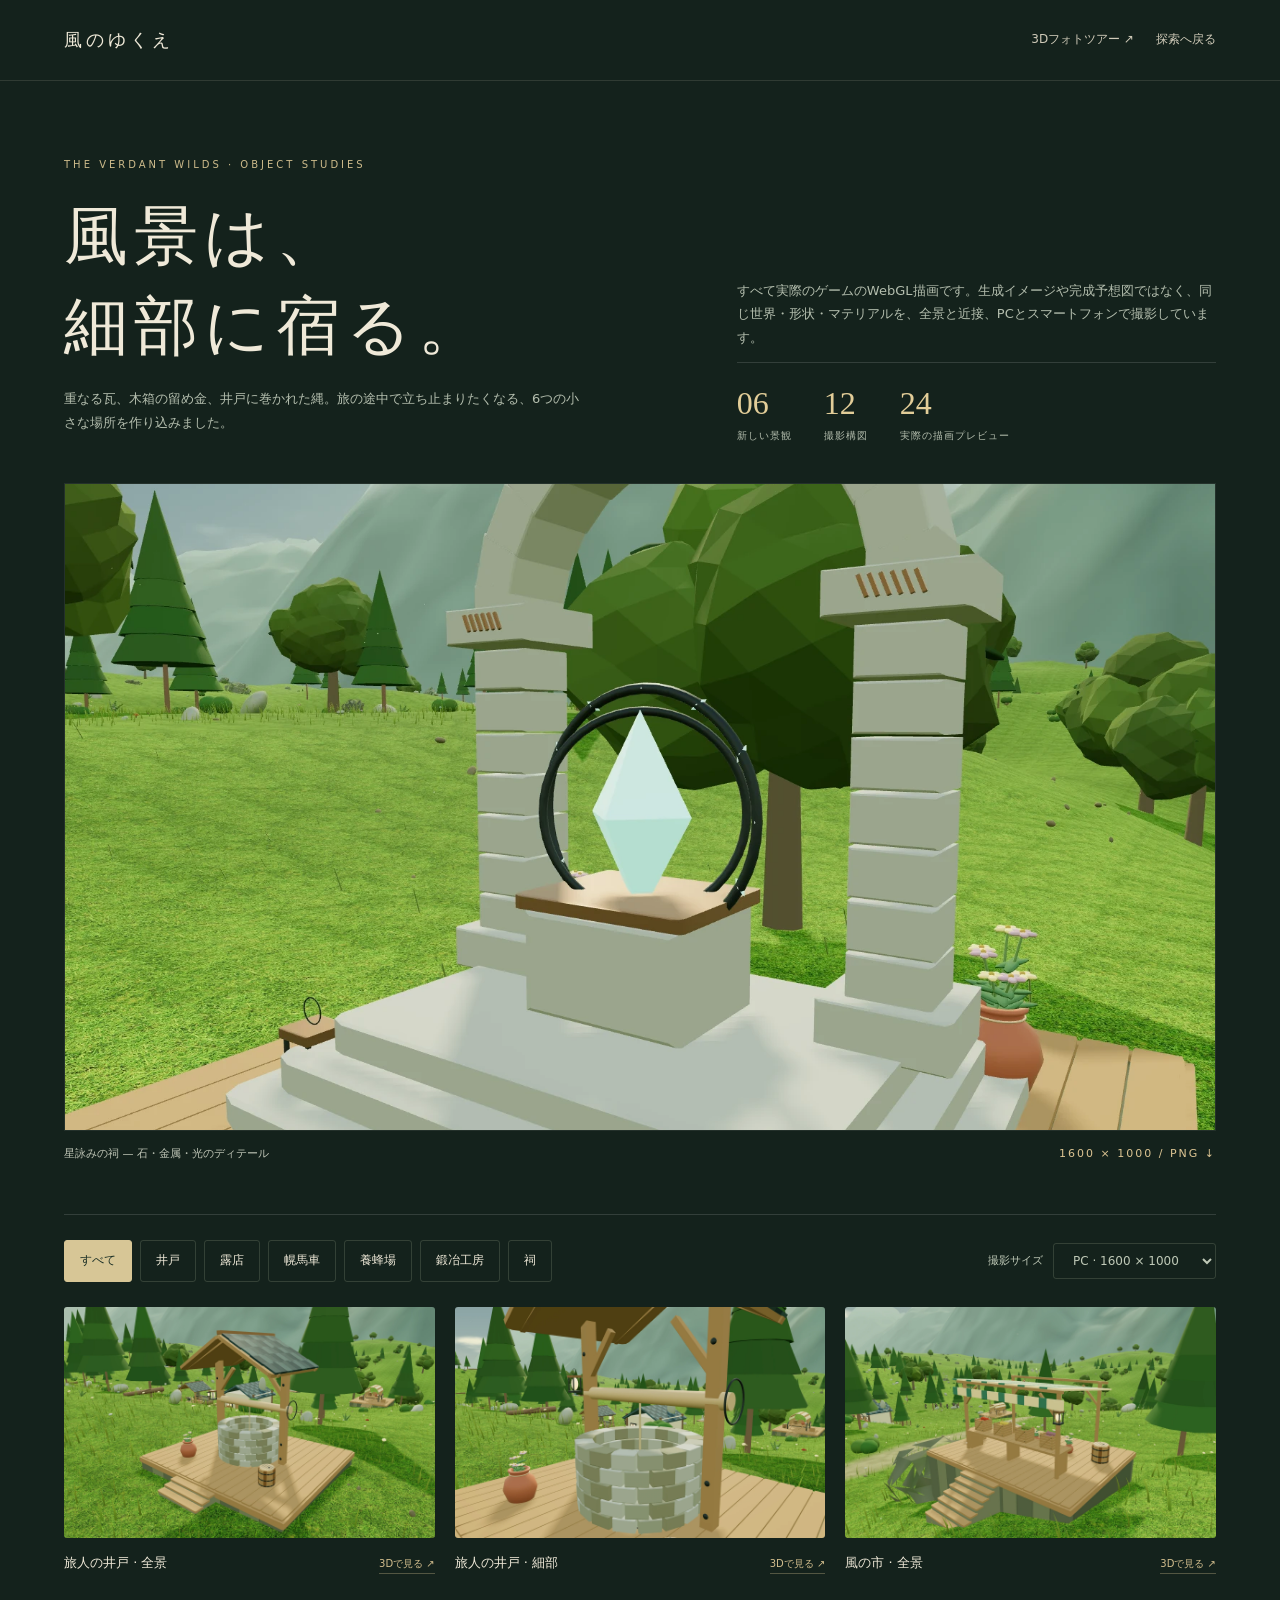
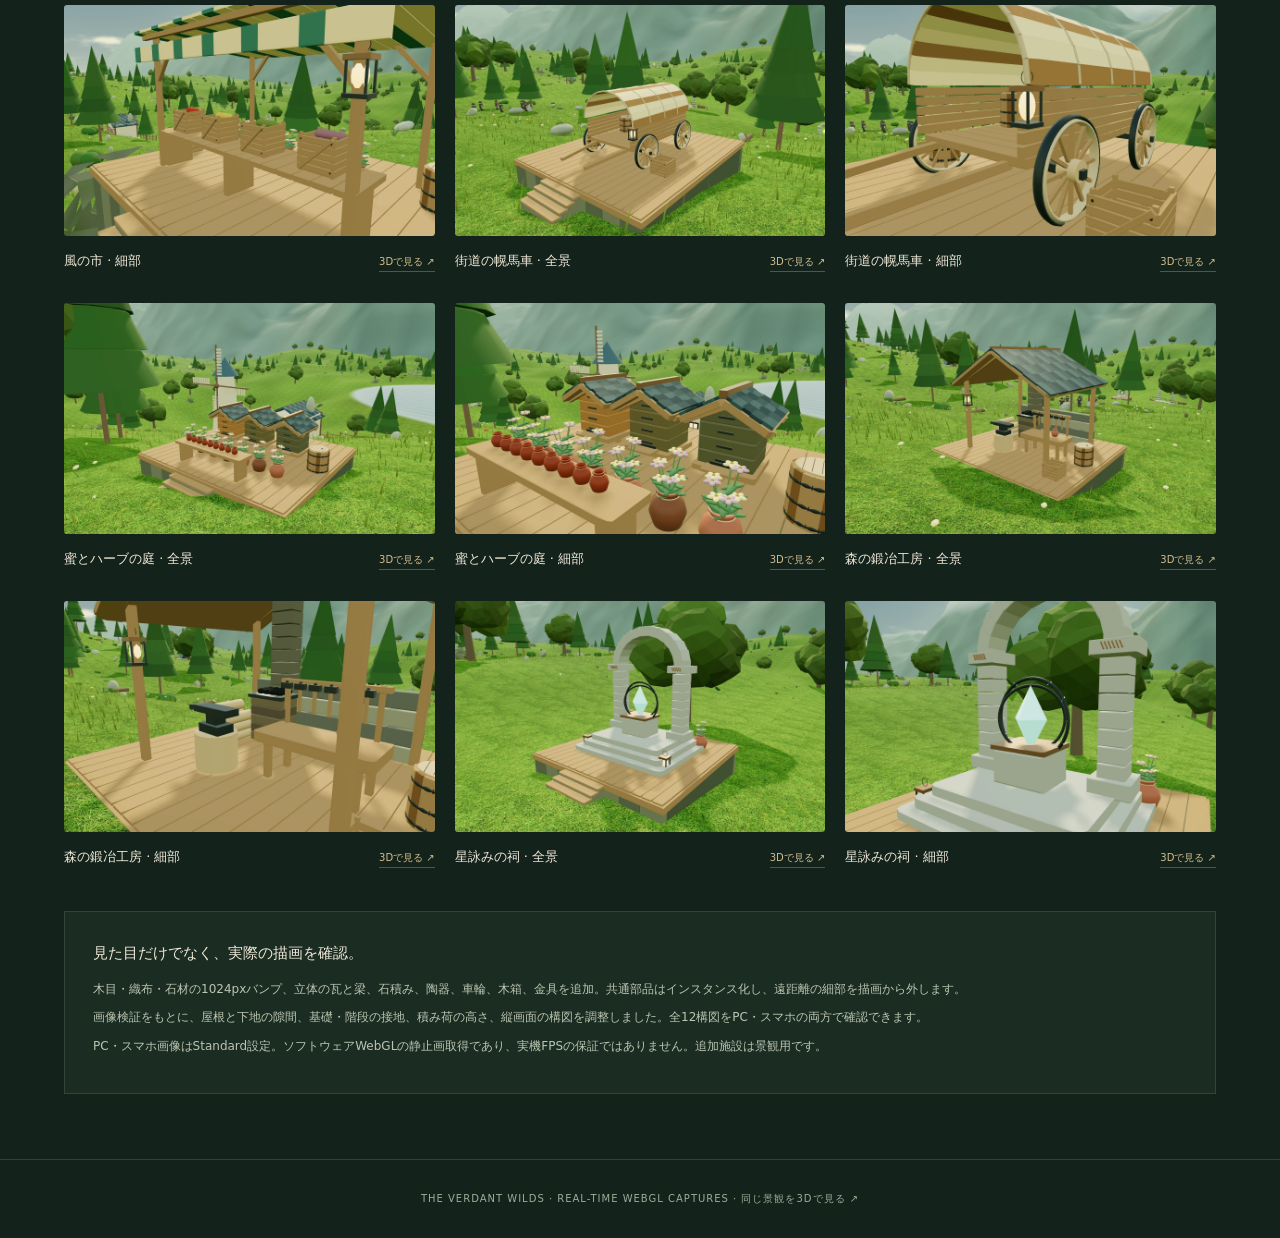
<file: previews/index.html>
<!doctype html>
<html lang="ja"><head><meta charset="utf-8"><meta name="viewport" content="width=device-width,initial-scale=1"><meta name="theme-color" content="#14221c"><title>風景の細部 — 風のゆくえ / 実描画ギャラリー</title>
<style>
*{box-sizing:border-box}body{margin:0;background:#14221c;color:#efe9d8;font:14px/1.8 system-ui,-apple-system,sans-serif}a{color:inherit;text-decoration:none}button,select{font:inherit;color:inherit}button,a,select{-webkit-tap-highlight-color:transparent}button:focus-visible,a:focus-visible,select:focus-visible{outline:2px solid #dac48c;outline-offset:5px}header{max-width:1440px;margin:auto;padding:28px 5%;display:flex;align-items:center;justify-content:space-between;border-bottom:1px solid #ece6ca20}header>a{font:18px Georgia,serif;letter-spacing:4px}nav{display:flex;gap:22px;font-size:12px;color:#d0cbb9}.intro{max-width:1440px;margin:auto;padding:70px 5% 36px;display:grid;grid-template-columns:1.3fr 1fr;gap:50px;align-items:end}.eyebrow{font-size:10px;letter-spacing:3px;color:#cdbb8b}.intro h1{font:clamp(35px,5vw,64px)/1.4 Georgia,'Noto Serif JP',serif;letter-spacing:6px;font-weight:400;margin:16px 0}.intro p{color:#b4beae;font-size:13px;max-width:520px}.metrics{display:flex;gap:32px;border-top:1px solid #fff2;padding-top:22px}.metrics strong{font:32px Georgia,serif;color:#e2cd98;display:block}.metrics span{font-size:10px;color:#b4beae;letter-spacing:1px}.hero{max-width:1440px;margin:0 auto 50px;padding:0 5%;position:relative}.hero img{width:100%;aspect-ratio:16/9;object-fit:cover;display:block;border:1px solid #fff1}.hero-caption{display:flex;justify-content:space-between;gap:15px;margin-top:13px;font-size:11px;color:#c0c6b7}.tag{color:#ddc593;letter-spacing:2px}.collection{max-width:1440px;margin:auto;padding:0 5% 65px}.filter-bar{display:flex;align-items:center;justify-content:space-between;gap:20px;border-top:1px solid #fff2;padding:25px 0}.filters{display:flex;gap:8px;flex-wrap:wrap}button,select,.link{border:1px solid #c9d4b52c;background:#fff03b00;padding:9px 15px;border-radius:3px;cursor:pointer;font-size:12px}.filters button[aria-pressed=true]{background:#d7c696;color:#1c3026;border-color:#d7c696}.filter-bar label{display:flex;gap:10px;align-items:center;white-space:nowrap;font-size:11px;color:#bfc9b7}option{background:#21372b}.grid{display:grid;grid-template-columns:repeat(3,minmax(0,1fr));gap:30px 20px}.card{margin:0}.card button{display:block;border:0;background:none;padding:0;width:100%;overflow:hidden;text-align:left}.card img{width:100%;aspect-ratio:8/5;object-fit:cover;display:block;background:#1d3126;transition:transform .35s}.card button:hover img{transform:scale(1.035)}.card figcaption{padding:13px 0 0;display:flex;justify-content:space-between;align-items:baseline}.card strong{font-weight:500;font-size:13px}.card small{font-size:9px;color:#a7b49e;letter-spacing:1px}.card a{font-size:10px;color:#d1bd8d;border-bottom:1px solid #d1bd8d55}.phone .card img{aspect-ratio:390/844;object-fit:contain;background:#102019}.notes{border:1px solid #c9d4b524;padding:28px;margin-top:42px;background:#1b2c23}.notes h2{font-size:15px;font-weight:500;margin:0 0 12px}.notes p{font-size:12px;color:#bbc6b1;margin:7px 0}.interfaces{display:grid;grid-template-columns:repeat(3,1fr);gap:16px;margin-top:24px}.interfaces img{width:100%;height:175px;object-fit:contain;background:#0d1912}.interfaces a{font-size:10px;color:#bbc6b1}.empty{padding:30px;color:#b4beae}footer{padding:30px 5%;border-top:1px solid #fff2;text-align:center;color:#9ead97;font-size:10px;letter-spacing:1px}dialog{max-width:96vw;max-height:96dvh;width:1280px;padding:16px;border:1px solid #ffffff30;background:#102019;color:#eee8d4}dialog::backdrop{background:#07150de8}dialog img{display:block;max-width:100%;max-height:78dvh;object-fit:contain;margin:auto}dialog .viewer-bar{display:flex;align-items:center;justify-content:space-between;gap:12px;padding:12px 0 0;flex-wrap:wrap}dialog h2{font-size:14px;font-weight:400;margin:0}.viewer-actions{display:flex;gap:10px;align-items:center}body:has(dialog[open]){overflow:hidden}@media(max-width:900px){.intro{padding-top:40px;gap:22px}.grid{grid-template-columns:repeat(2,minmax(0,1fr))}.metrics{gap:20px}.filter-bar{align-items:flex-start;flex-direction:column}.interfaces img{height:140px}}@media(max-width:600px){header{padding:22px 6%}header>a{font-size:15px}nav{gap:12px;font-size:10px}.intro{display:block;padding:36px 6% 26px}.intro h1{letter-spacing:3px}.metrics{margin-top:24px}.hero{padding:0 6%;margin-bottom:32px}.hero-caption{font-size:9px}.collection{padding:0 6% 35px}.grid{gap:25px 13px}.card strong{font-size:11px}.card small{font-size:8px}.card figcaption{display:block}.card a{font-size:9px}.filters{gap:6px}.filters button{padding:7px 10px;font-size:10px}.notes{padding:20px}.interfaces{grid-template-columns:1fr}.interfaces img{height:210px}.intro p{font-size:12px}.viewer-actions{gap:5px}.viewer-actions button,.viewer-actions a{padding:7px 10px;font-size:10px}}
/* HTML size attributes reserve intrinsic proportions, not fixed 1000px rows. */
.hero img,.card img{height:auto}
@media(prefers-reduced-motion:reduce){.card img{transition:none}}
</style></head><body>
<header><a href="../index.html">風のゆくえ</a><nav><a href="../index.html?selftest=1&amp;review=objects">3Dフォトツアー ↗</a><a href="../index.html">探索へ戻る</a></nav></header>
<main><section class="intro"><div><span class="eyebrow">THE VERDANT WILDS · OBJECT STUDIES</span><h1>風景は、<br>細部に宿る。</h1><p>重なる瓦、木箱の留め金、井戸に巻かれた縄。旅の途中で立ち止まりたくなる、6つの小さな場所を作り込みました。</p></div><div><p>すべて実際のゲームのWebGL描画です。生成イメージや完成予想図ではなく、同じ世界・形状・マテリアルを、全景と近接、PCとスマートフォンで撮影しています。</p><div class="metrics"><div><strong>06</strong><span>新しい景観</span></div><div><strong>12</strong><span>撮影構図</span></div><div><strong>24</strong><span>実際の描画プレビュー</span></div></div></div></section>
<section class="hero"><a href="shrine-detail-desktop.png" target="_blank" rel="noopener"><img src="shrine-detail-desktop.webp" alt="星詠みの祠：石造アーチ、金属の天球儀と発光する結晶の実描画" width="1600" height="1000" fetchpriority="high"></a><div class="hero-caption"><span>星詠みの祠 — 石・金属・光のディテール</span><a class="tag" href="shrine-detail-desktop.png" download>1600 × 1000 / PNG ↓</a></div></section>
<section class="collection"><div class="filter-bar"><div class="filters" role="group" aria-label="景観の絞り込み"><button data-filter="all" aria-pressed="true">すべて</button><button data-filter="well" aria-pressed="false">井戸</button><button data-filter="market" aria-pressed="false">露店</button><button data-filter="wagon" aria-pressed="false">幌馬車</button><button data-filter="apiary" aria-pressed="false">養蜂場</button><button data-filter="forge" aria-pressed="false">鍛冶工房</button><button data-filter="shrine" aria-pressed="false">祠</button></div><label>撮影サイズ<select id="format"><option value="desktop">PC · 1600 × 1000</option><option value="phone">スマホ · 390 × 844</option></select></label></div><div class="grid" id="grid"></div>
<div class="notes"><h2>見た目だけでなく、実際の描画を確認。</h2><p>木目・織布・石材の1024pxバンプ、立体の瓦と梁、石積み、陶器、車輪、木箱、金具を追加。共通部品はインスタンス化し、遠距離の細部を描画から外します。</p><p>画像検証をもとに、屋根と下地の隙間、基礎・階段の接地、積み荷の高さ、縦画面の構図を調整しました。全12構図をPC・スマホの両方で確認できます。</p><p>PC・スマホ画像はStandard設定。ソフトウェアWebGLの静止画取得であり、実機FPSの保証ではありません。追加施設は景観用です。</p></div></section></main>
<footer>THE VERDANT WILDS · REAL-TIME WEBGL CAPTURES · <a href="../index.html?selftest=1&amp;review=objects">同じ景観を3Dで見る ↗</a></footer>
<dialog id="viewer" aria-labelledby="viewer-title"><img id="viewer-image" alt=""><div class="viewer-bar"><h2 id="viewer-title"></h2><div class="viewer-actions"><button id="previous" aria-label="前の画像">←</button><button id="next" aria-label="次の画像">→</button><a class="link" id="download" download>PNG保存</a><a class="link" id="live">3Dで見る</a><button id="close">閉じる</button></div></div></dialog>
<script>
'use strict';
const sites=[['well','旅人の井戸'],['market','風の市'],['wagon','街道の幌馬車'],['apiary','蜜とハーブの庭'],['forge','森の鍛冶工房'],['shrine','星詠みの祠']];
const items=sites.flatMap(([id,name])=>[{id,name:name+' · 全景',site:id},{id:id+'-detail',name:name+' · 細部',site:id}]);
let filter='all',format='desktop',current=0;const grid=document.getElementById('grid'),viewer=document.getElementById('viewer');
const file=item=>item.id+'-'+format+'.png';
function show(index){current=(index+items.length)%items.length;const item=items[current];document.getElementById('viewer-image').src=file(item);document.getElementById('viewer-image').alt=item.name+'の実際の3D描画';document.getElementById('viewer-title').textContent=item.name;document.getElementById('download').href=file(item);document.getElementById('live').href='../index.html?selftest=1&review=objects&shot='+item.id;if(!viewer.open)viewer.showModal();}
function render(){grid.replaceChildren();grid.classList.toggle('phone',format==='phone');items.forEach((item,index)=>{if(filter!=='all'&&filter!==item.site)return;const card=document.createElement('figure');card.className='card';const button=document.createElement('button');button.setAttribute('aria-label',item.name+'を拡大');const image=document.createElement('img');image.src=file(item).replace(".png",".webp");image.alt=item.name+'の実描画';image.loading='lazy';image.width=format==='phone'?390:1600;image.height=format==='phone'?844:1000;button.append(image);button.addEventListener('click',()=>show(index));const caption=document.createElement('figcaption'),title=document.createElement('strong'),link=document.createElement('a');title.textContent=item.name;link.textContent='3Dで見る ↗';link.href='../index.html?selftest=1&review=objects&shot='+item.id;caption.append(title,link);card.append(button,caption);grid.append(card);});}
document.querySelectorAll('[data-filter]').forEach(button=>button.addEventListener('click',()=>{filter=button.dataset.filter;document.querySelectorAll('[data-filter]').forEach(b=>b.setAttribute('aria-pressed',String(b===button)));render();}));document.getElementById('format').addEventListener('change',e=>{format=e.target.value;render();});document.getElementById('close').addEventListener('click',()=>viewer.close());document.getElementById('next').addEventListener('click',()=>show(current+1));document.getElementById('previous').addEventListener('click',()=>show(current-1));viewer.addEventListener('click',e=>{if(e.target===viewer){const r=viewer.getBoundingClientRect();if(e.clientX<r.left||e.clientX>r.right||e.clientY<r.top||e.clientY>r.bottom)viewer.close();}});viewer.addEventListener('keydown',e=>{if(e.key==='ArrowRight'){e.preventDefault();show(current+1);}if(e.key==='ArrowLeft'){e.preventDefault();show(current-1);}});render();
</script></body></html>
</file>
